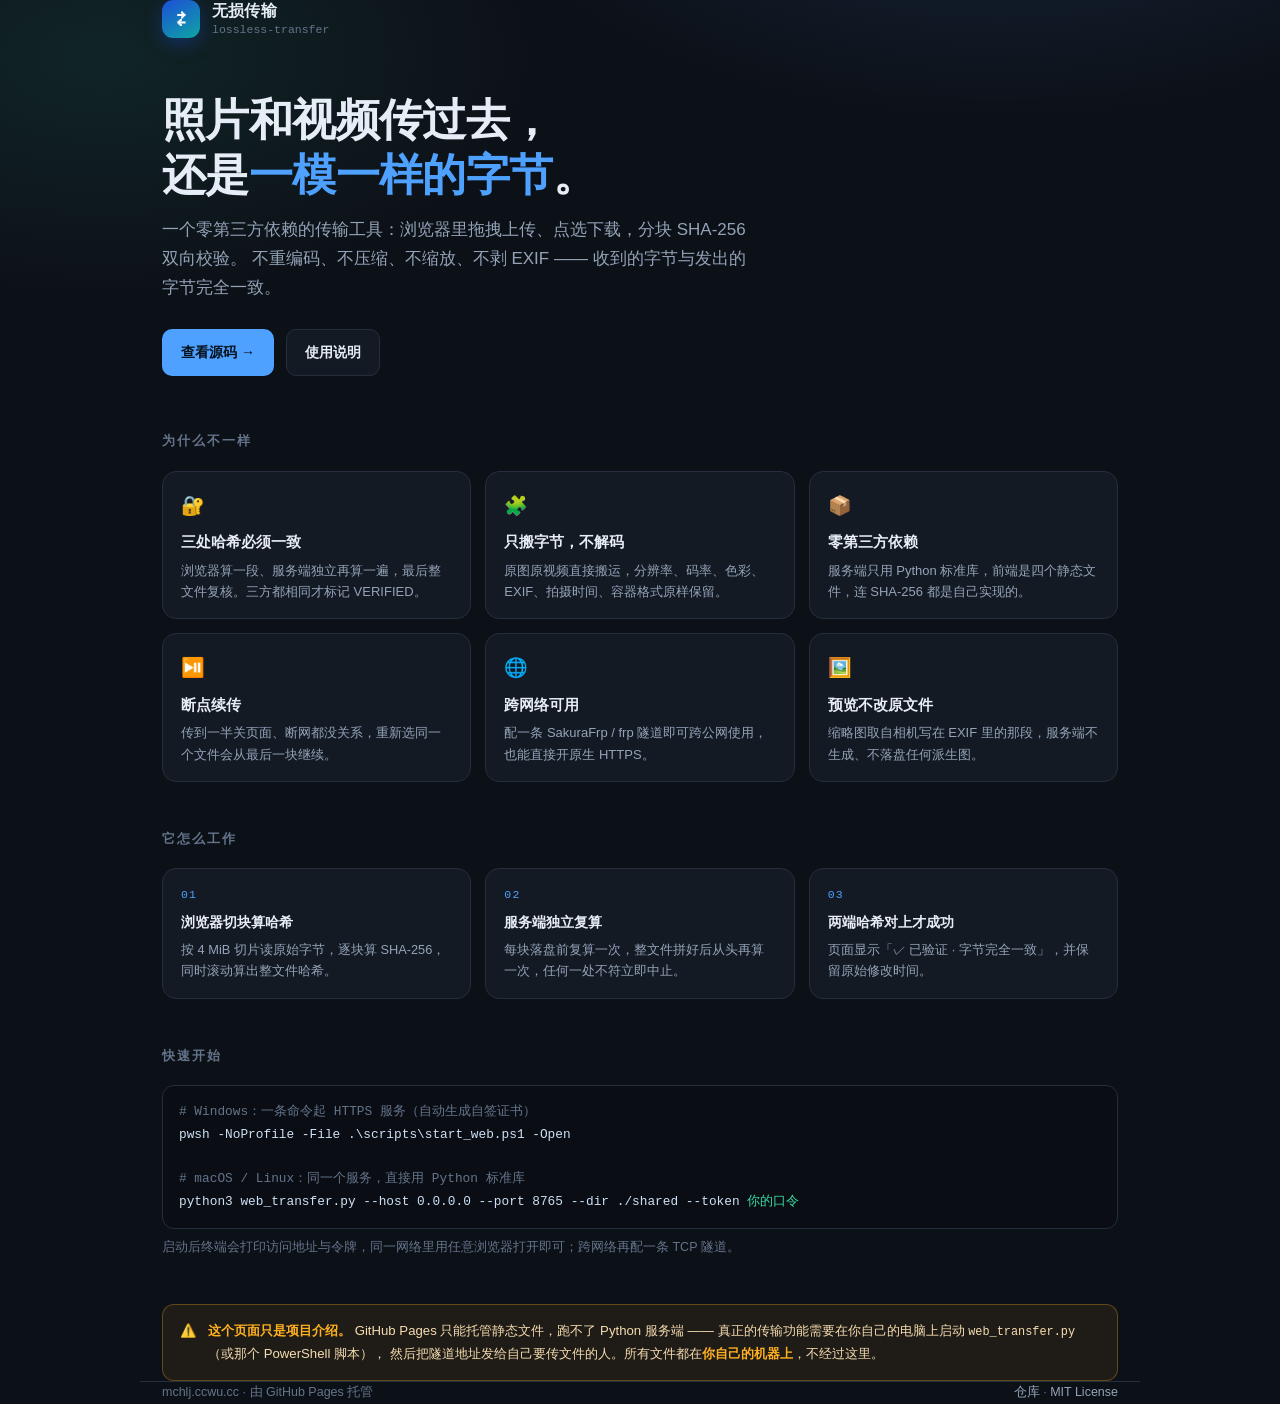
<file: docs/index.html>
<!DOCTYPE html>
<html lang="zh-CN">
<head>
<meta charset="utf-8">
<meta name="viewport" content="width=device-width, initial-scale=1">
<title>无损传输 · lossless-transfer — 字节级一致的照片 / 视频传输</title>
<meta name="description" content="零第三方依赖的照片 / 视频无损传输工具：浏览器或命令行直传，分块 SHA-256 双向校验，不重编码、不压缩、不改 EXIF。">
<meta name="color-scheme" content="dark">
<meta name="theme-color" content="#0c1017">
<meta property="og:type" content="website">
<meta property="og:title" content="无损传输 · lossless-transfer">
<meta property="og:description" content="字节级一致的照片 / 视频传输：SHA-256 双向校验，不重编码、不压缩、不改 EXIF。">
<link rel="icon" href="data:image/svg+xml,%3Csvg xmlns='http://www.w3.org/2000/svg' viewBox='0 0 32 32'%3E%3Crect width='32' height='32' rx='8' fill='%230c1017'/%3E%3Ctext x='16' y='23' font-size='19' text-anchor='middle' fill='%234ea1ff'%3E%E2%87%84%3C/text%3E%3C/svg%3E">
<style>
  :root{
    --bg:#0c1017; --surface:#141a24; --surface-2:#1b232f; --line:#242e3c;
    --fg:#e7edf6; --muted:#94a3b8; --dim:#64748b;
    --accent:#4ea1ff; --accent-2:#38d9a9; --warn:#ffb020;
    --mono:ui-monospace,SFMono-Regular,"SF Mono",Menlo,Consolas,"Liberation Mono",monospace;
    --sans:-apple-system,BlinkMacSystemFont,"Segoe UI","Noto Sans SC","PingFang SC","Microsoft YaHei",sans-serif;
  }
  *{box-sizing:border-box}
  html{-webkit-text-size-adjust:100%}
  body{
    margin:0; background:var(--bg); color:var(--fg); font-family:var(--sans);
    line-height:1.7; -webkit-font-smoothing:antialiased;
    background-image:
      radial-gradient(900px 480px at 78% -12%, rgba(78,161,255,.16), transparent 62%),
      radial-gradient(760px 420px at 8% 4%, rgba(56,217,169,.10), transparent 60%);
    background-repeat:no-repeat;
  }
  a{color:var(--accent); text-decoration:none}
  a:hover{text-decoration:underline}
  code{font-family:var(--mono); font-size:.9em}
  .wrap{max-width:1000px; margin:0 auto; padding:0 22px}
  header{padding:26px 0 0}
  .brand{display:flex; align-items:center; gap:12px}
  .logo{
    width:38px; height:38px; border-radius:11px; display:grid; place-items:center;
    background:linear-gradient(150deg,#1d4ed8,#0ea5a3); color:#fff; font-size:20px; font-weight:700;
    box-shadow:0 6px 18px rgba(29,78,216,.35);
  }
  .brand-txt{display:flex; flex-direction:column; line-height:1.35}
  .brand-txt b{font-size:15.5px; letter-spacing:.2px}
  .brand-txt span{font-family:var(--mono); font-size:11.5px; color:var(--dim)}

  .hero{padding:54px 0 8px}
  h1{font-size:clamp(28px,4.4vw,44px); line-height:1.25; margin:0 0 14px; letter-spacing:-.6px}
  h1 em{font-style:normal; color:var(--accent)}
  .lede{font-size:clamp(14.5px,1.6vw,17px); color:var(--muted); max-width:63ch; margin:0 0 26px}
  .cta{display:flex; flex-wrap:wrap; gap:12px; align-items:center}
  .btn{
    display:inline-flex; align-items:center; gap:8px; padding:11px 18px; border-radius:10px;
    font-size:14px; font-weight:600; border:1px solid transparent; transition:transform .15s, background .15s;
  }
  .btn:hover{text-decoration:none; transform:translateY(-1px)}
  .btn.primary{background:var(--accent); color:#07121f}
  .btn.primary:hover{background:#6cb2ff}
  .btn.ghost{background:var(--surface); color:var(--fg); border-color:var(--line)}
  .btn.ghost:hover{background:var(--surface-2)}

  section{padding:46px 0 0}
  h2{font-size:13px; letter-spacing:.16em; text-transform:uppercase; color:var(--dim); margin:0 0 18px; font-weight:600}

  .grid{display:grid; grid-template-columns:repeat(auto-fit,minmax(230px,1fr)); gap:14px}
  .card{
    background:var(--surface); border:1px solid var(--line); border-radius:14px; padding:18px 18px 16px;
  }
  .card i{display:block; font-size:19px; margin-bottom:8px; font-style:normal}
  .card b{display:block; font-size:14.5px; margin-bottom:5px}
  .card p{margin:0; font-size:13px; color:var(--muted); line-height:1.65}

  .steps{display:grid; grid-template-columns:repeat(auto-fit,minmax(210px,1fr)); gap:14px; counter-reset:s}
  .step{background:var(--surface); border:1px solid var(--line); border-radius:14px; padding:16px 18px}
  .step::before{
    counter-increment:s; content:"0" counter(s); display:block; font-family:var(--mono);
    font-size:11.5px; color:var(--accent); letter-spacing:.1em; margin-bottom:6px;
  }
  .step b{display:block; font-size:14px; margin-bottom:4px}
  .step p{margin:0; font-size:12.8px; color:var(--muted)}

  pre{
    margin:0; background:#0a0e14; border:1px solid var(--line); border-radius:12px;
    padding:15px 16px; overflow-x:auto; font-family:var(--mono); font-size:12.8px; line-height:1.75; color:#cfe0f5;
  }
  pre .c{color:var(--dim)}
  pre .k{color:var(--accent-2)}
  .tabs-note{font-size:12.5px; color:var(--dim); margin:8px 0 0}

  .note{
    display:flex; gap:12px; background:rgba(255,176,32,.08); border:1px solid rgba(255,176,32,.3);
    border-radius:12px; padding:15px 17px; font-size:13.2px; color:#f6dcb0;
  }
  .note b{color:var(--warn)}
  .note p{margin:0}

  footer{
    margin-top:52px; border-top:1px solid var(--line); padding:22px 0 40px;
    color:var(--dim); font-size:12.5px; display:flex; flex-wrap:wrap; gap:10px 18px;
    justify-content:space-between; align-items:center;
  }
  footer a{color:var(--muted)}
  @media (prefers-reduced-motion:reduce){*{transition:none!important}}
</style>
</head>
<body>

<header class="wrap">
  <div class="brand">
    <span class="logo" aria-hidden="true">⇄</span>
    <span class="brand-txt">
      <b>无损传输</b>
      <span>lossless-transfer</span>
    </span>
  </div>
</header>

<main class="wrap">

  <div class="hero">
    <h1>照片和视频传过去，<br>还是<em>一模一样的字节</em>。</h1>
    <p class="lede">
      一个零第三方依赖的传输工具：浏览器里拖拽上传、点选下载，分块 SHA-256 双向校验。
      不重编码、不压缩、不缩放、不剥 EXIF —— 收到的字节与发出的字节完全一致。
    </p>
    <div class="cta">
      <a class="btn primary" href="https://github.com/hlj2008612/lossless-transfer">查看源码 →</a>
      <a class="btn ghost" href="https://github.com/hlj2008612/lossless-transfer#readme">使用说明</a>
    </div>
  </div>

  <section>
    <h2>为什么不一样</h2>
    <div class="grid">
      <div class="card">
        <i>🔐</i>
        <b>三处哈希必须一致</b>
        <p>浏览器算一段、服务端独立再算一遍，最后整文件复核。三方都相同才标记 VERIFIED。</p>
      </div>
      <div class="card">
        <i>🧩</i>
        <b>只搬字节，不解码</b>
        <p>原图原视频直接搬运，分辨率、码率、色彩、EXIF、拍摄时间、容器格式原样保留。</p>
      </div>
      <div class="card">
        <i>📦</i>
        <b>零第三方依赖</b>
        <p>服务端只用 Python 标准库，前端是四个静态文件，连 SHA-256 都是自己实现的。</p>
      </div>
      <div class="card">
        <i>⏯️</i>
        <b>断点续传</b>
        <p>传到一半关页面、断网都没关系，重新选同一个文件会从最后一块继续。</p>
      </div>
      <div class="card">
        <i>🌐</i>
        <b>跨网络可用</b>
        <p>配一条 SakuraFrp / frp 隧道即可跨公网使用，也能直接开原生 HTTPS。</p>
      </div>
      <div class="card">
        <i>🖼️</i>
        <b>预览不改原文件</b>
        <p>缩略图取自相机写在 EXIF 里的那段，服务端不生成、不落盘任何派生图。</p>
      </div>
    </div>
  </section>

  <section>
    <h2>它怎么工作</h2>
    <div class="steps">
      <div class="step">
        <b>浏览器切块算哈希</b>
        <p>按 4 MiB 切片读原始字节，逐块算 SHA-256，同时滚动算出整文件哈希。</p>
      </div>
      <div class="step">
        <b>服务端独立复算</b>
        <p>每块落盘前复算一次，整文件拼好后从头再算一次，任何一处不符立即中止。</p>
      </div>
      <div class="step">
        <b>两端哈希对上才成功</b>
        <p>页面显示「✓ 已验证 · 字节完全一致」，并保留原始修改时间。</p>
      </div>
    </div>
  </section>

  <section>
    <h2>快速开始</h2>
    <pre><span class="c"># Windows：一条命令起 HTTPS 服务（自动生成自签证书）</span>
pwsh -NoProfile -File .\scripts\start_web.ps1 -Open

<span class="c"># macOS / Linux：同一个服务，直接用 Python 标准库</span>
python3 web_transfer.py --host 0.0.0.0 --port 8765 --dir ./shared --token <span class="k">你的口令</span></pre>
    <p class="tabs-note">启动后终端会打印访问地址与令牌，同一网络里用任意浏览器打开即可；跨网络再配一条 TCP 隧道。</p>
  </section>

  <section>
    <div class="note">
      <span aria-hidden="true">⚠️</span>
      <p>
        <b>这个页面只是项目介绍。</b>
        GitHub Pages 只能托管静态文件，跑不了 Python 服务端 ——
        真正的传输功能需要在你自己的电脑上启动 <code>web_transfer.py</code>（或那个 PowerShell 脚本），
        然后把隧道地址发给自己要传文件的人。所有文件都在<b>你自己的机器上</b>，不经过这里。
      </p>
    </div>
  </section>

</main>

<footer class="wrap">
  <span>mchlj.ccwu.cc · 由 GitHub Pages 托管</span>
  <span>
    <a href="https://github.com/hlj2008612/lossless-transfer">仓库</a> ·
    <a href="https://github.com/hlj2008612/lossless-transfer/blob/main/LICENSE">MIT License</a>
  </span>
</footer>

</body>
</html>
</file>
